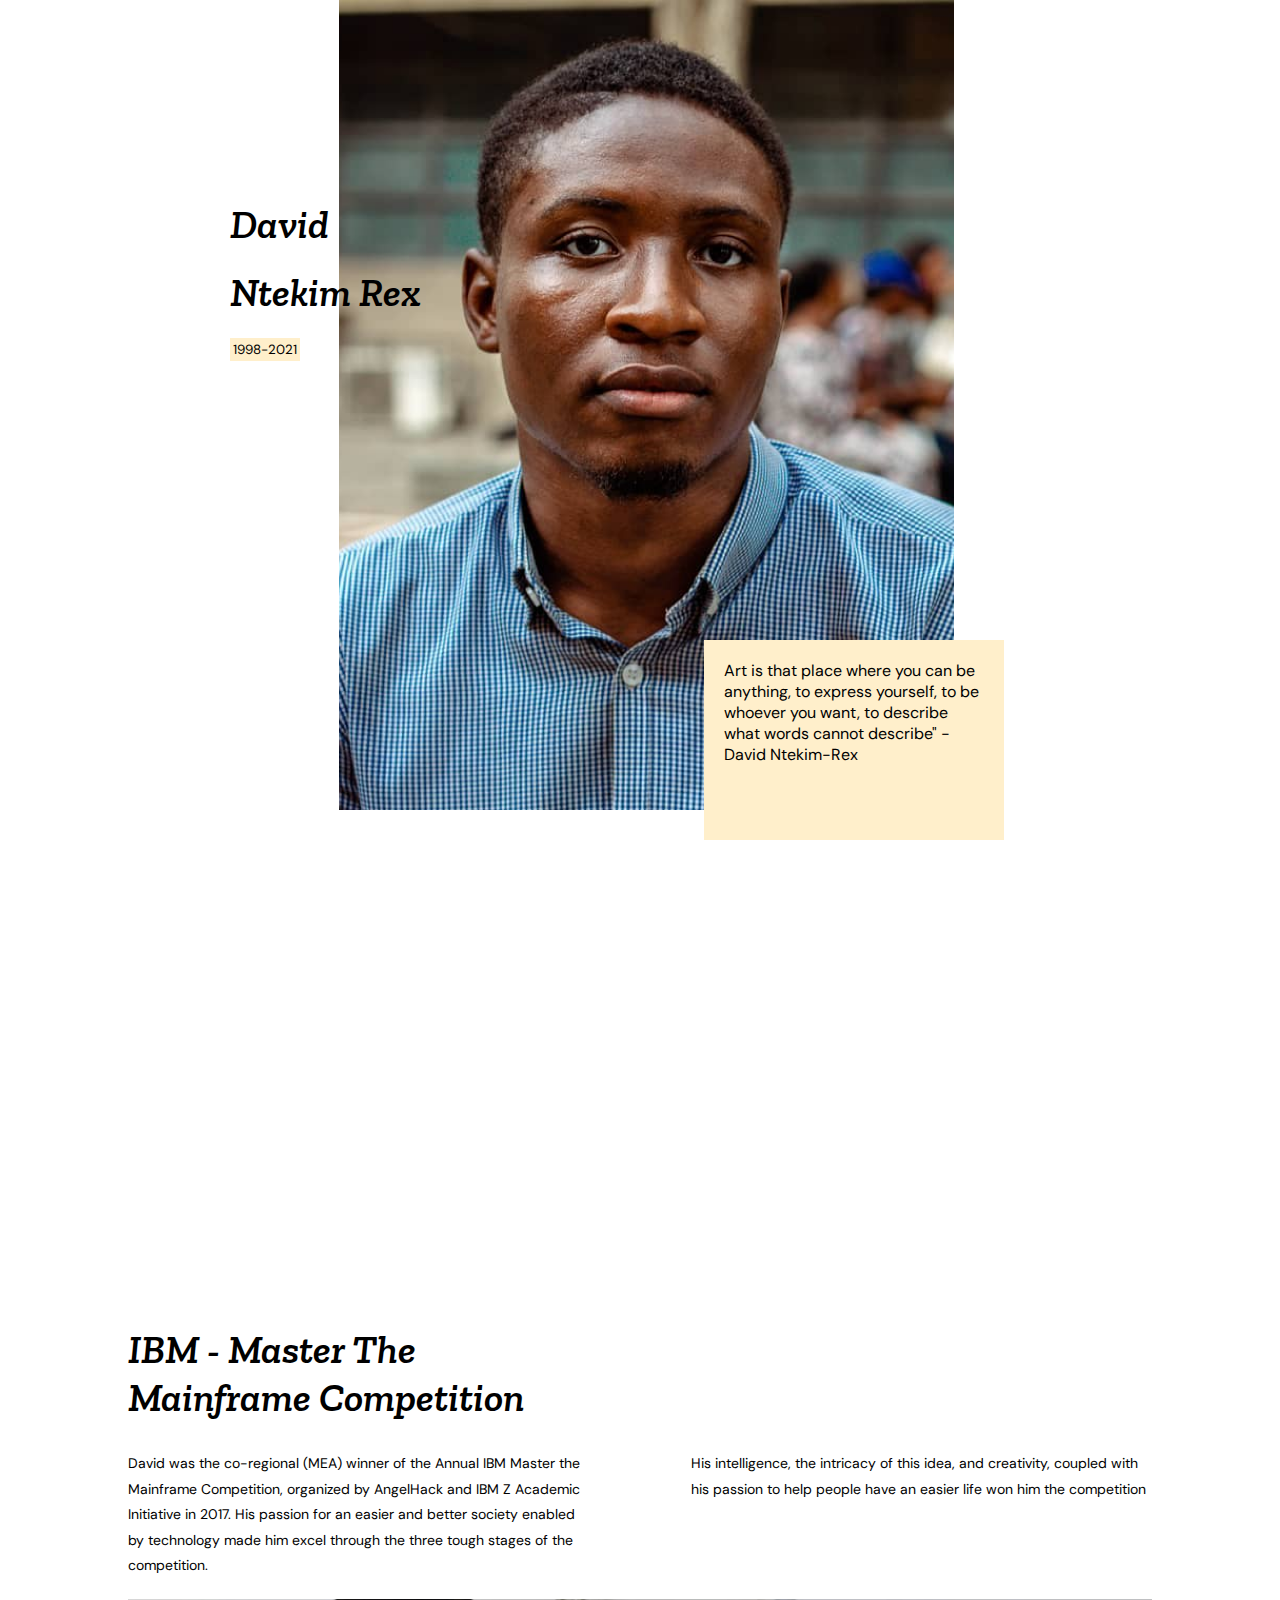
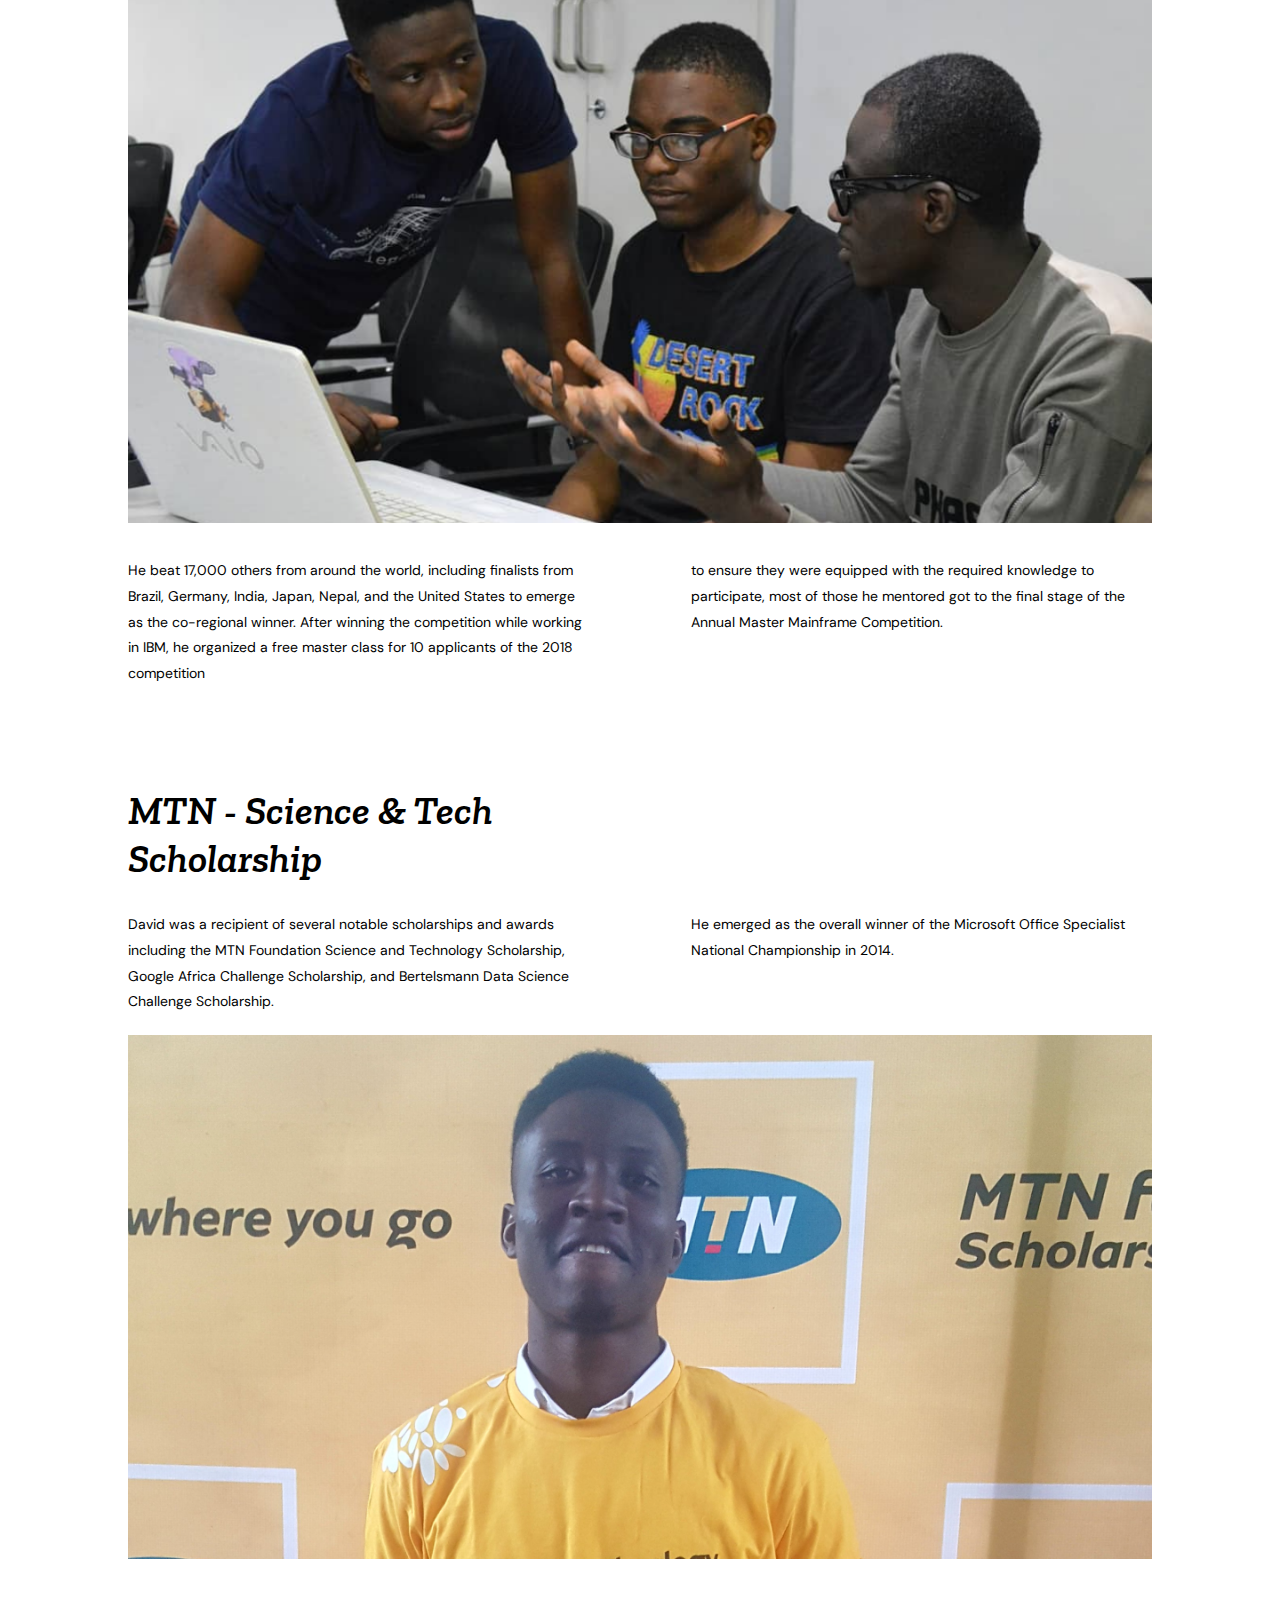
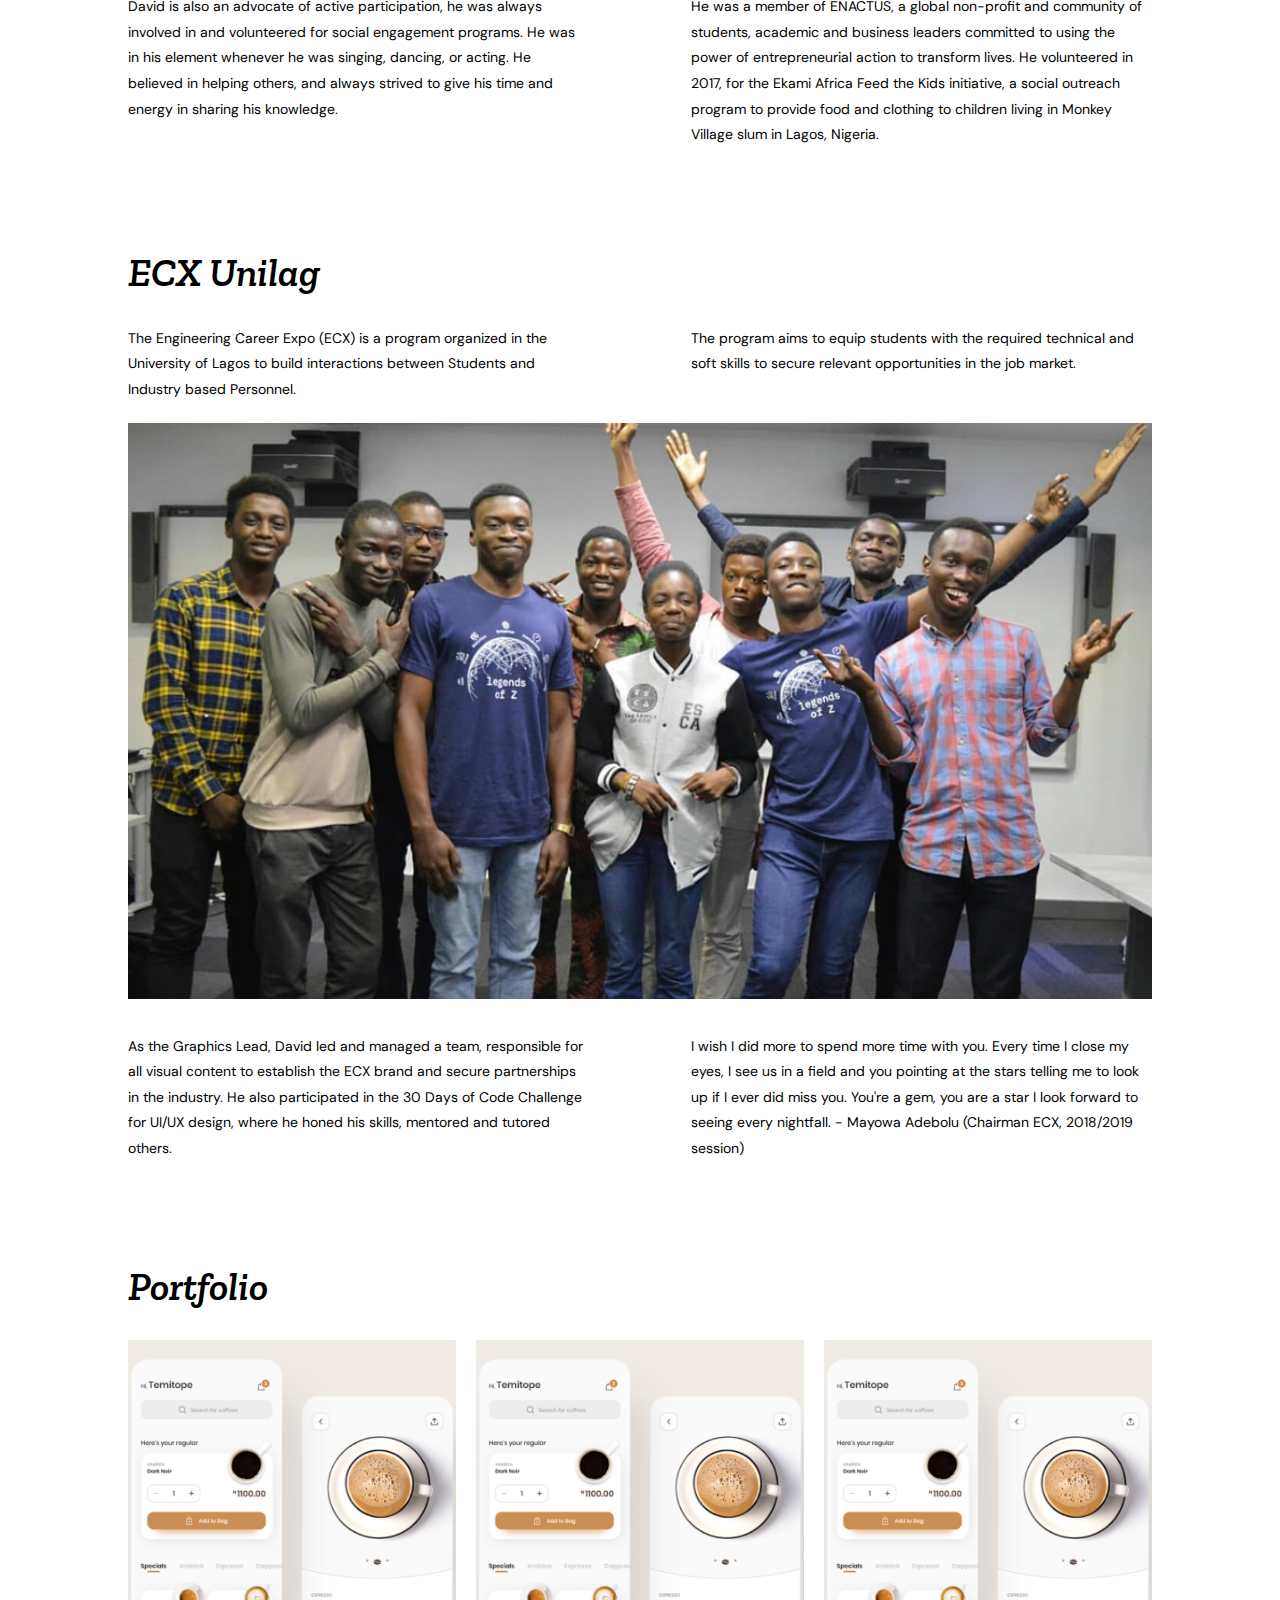
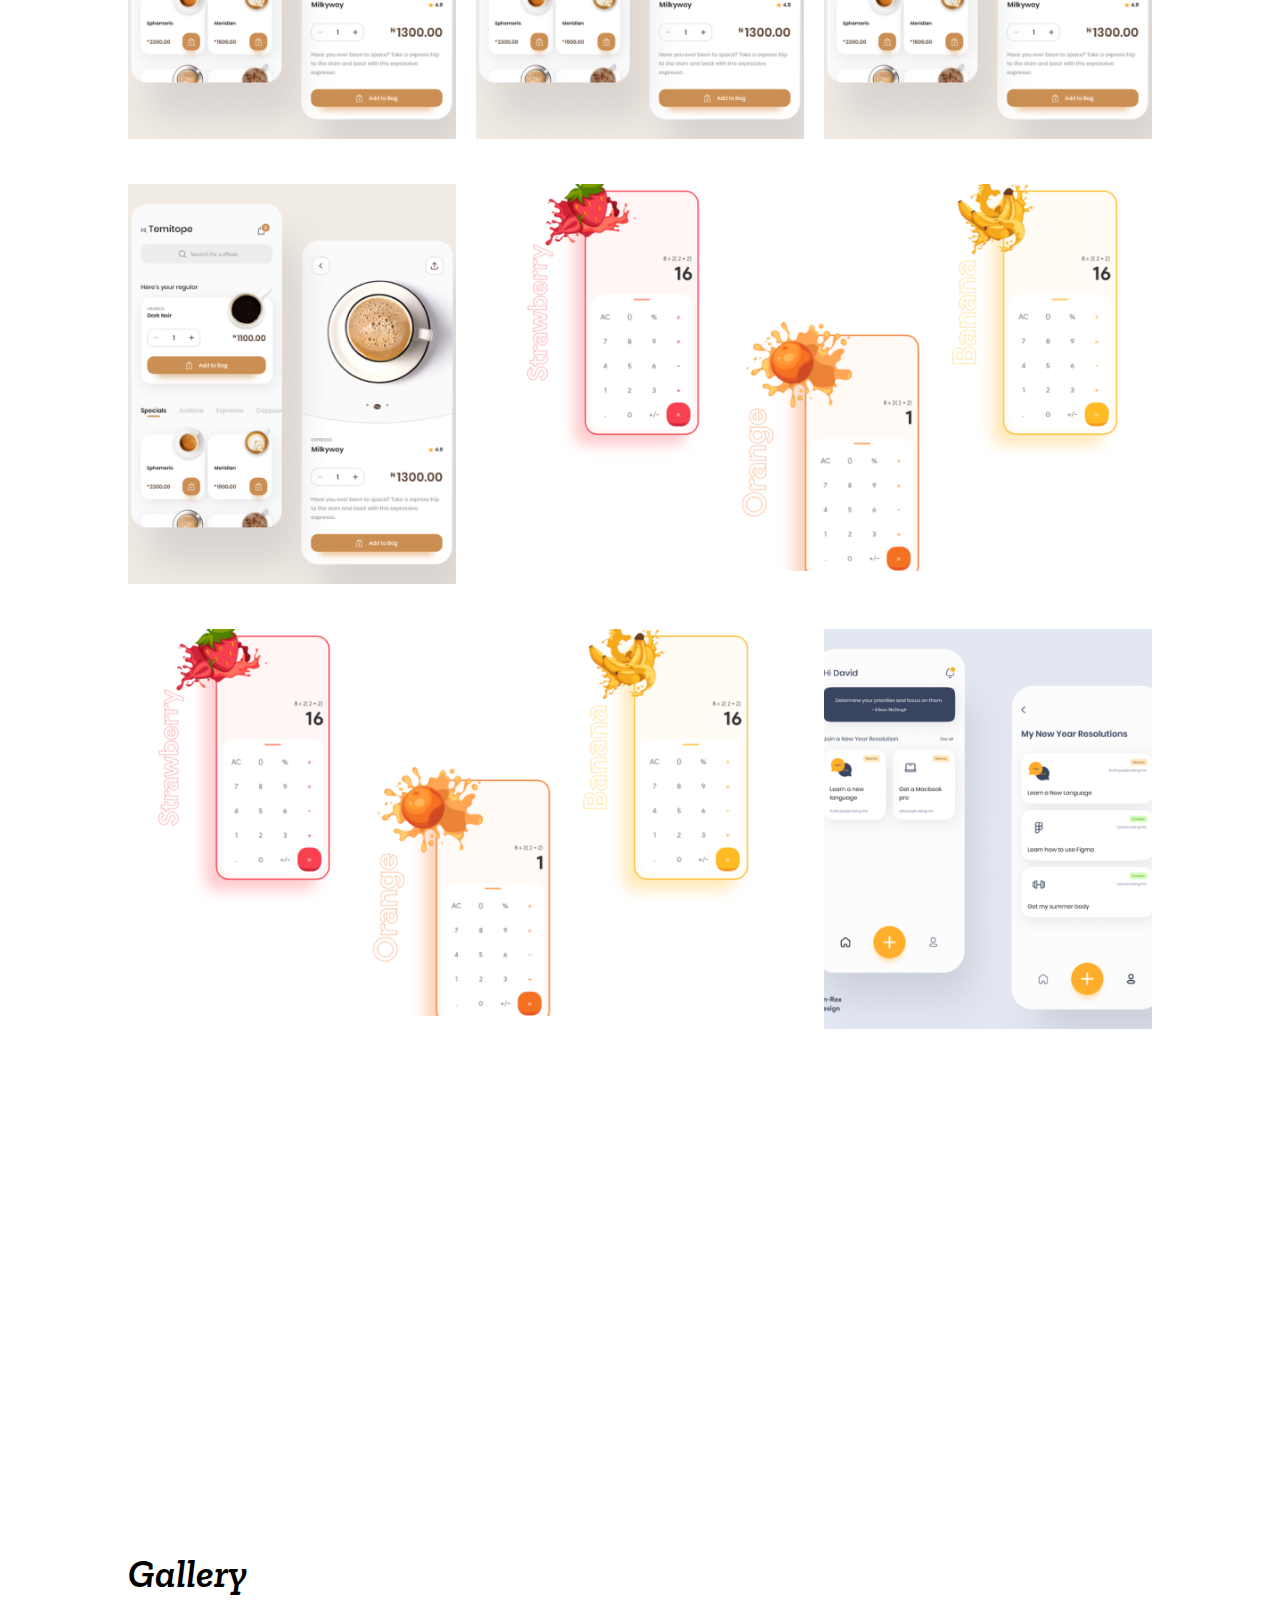
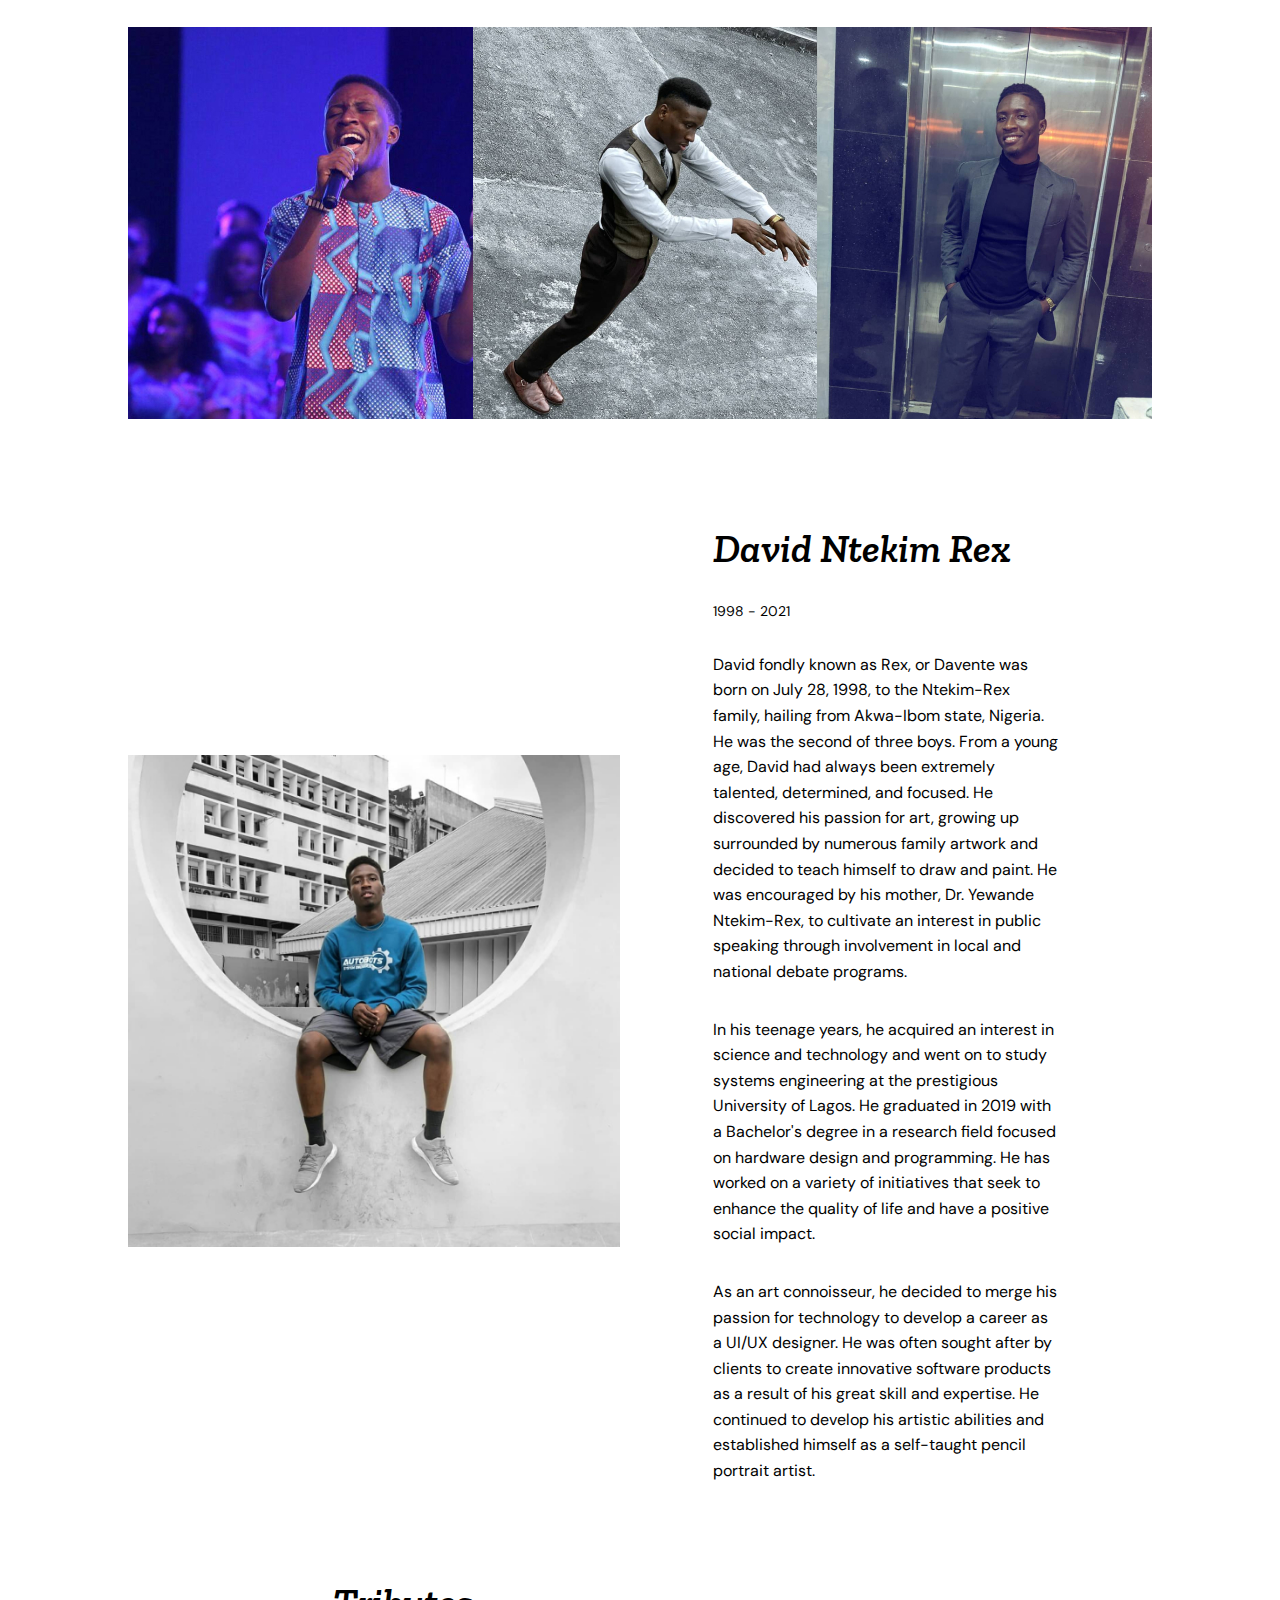
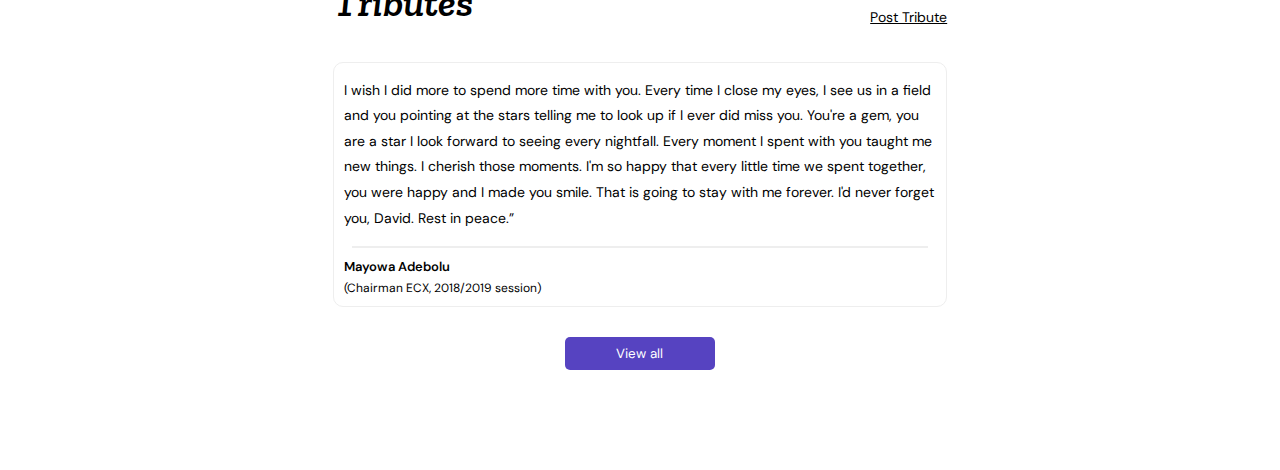
<file: index.html>
<!DOCTYPE html>
<html lang="en">
<head>
    <meta charset="UTF-8">
    <meta name="viewport" content="width=device-width, initial-scale=1.0">
    <meta property="og:title" content="David Ntekim Rex">
    <meta property="og:url" content="https://davidntekimrex.com/">
    <meta property="og:description" content="David Ntekim-Rex was a brother, a great friend, a passionate team player, and an excellent leader">
    <meta property="og:image" content="https://res.cloudinary.com/dpiyqfdpk/image/upload/v1611215813/IMG-20210117-WA0062_1_runtqm.png">
    <link rel="stylesheet" href="https://use.fontawesome.com/releases/v5.14.0/css/all.css" integrity="sha384-HzLeBuhoNPvSl5KYnjx0BT+WB0QEEqLprO+NBkkk5gbc67FTaL7XIGa2w1L0Xbgc" crossorigin="anonymous" />
    <link rel="shortcut icon" href="assets/images/logo.svg" type="image/x-icon" />
    <!-- Link Swiper's CSS -->
    <link rel="stylesheet" href="assets/swiper/swiper-bundle.min.css">
    <link rel="preconnect" href="https://fonts.gstatic.com">
    <link href="https://fonts.googleapis.com/css2?family=DM+Sans&family=Inter&family=Zilla+Slab&display=swap" rel="stylesheet">
    <link rel="stylesheet" href="assets/css/styles.css">
    <title>David Ntekim-Rex</title>
    <!-- Global site tag (gtag.js) - Google Analytics -->
<script async src="https://www.googletagmanager.com/gtag/js?id=G-LN7YJ6WQ5J"></script>
<script>
  window.dataLayer = window.dataLayer || [];
  function gtag(){dataLayer.push(arguments);}
  gtag('js', new Date());

  gtag('config', 'G-LN7YJ6WQ5J');
</script>
</head>
<body>
    <header>
        <div class="headerFlex">
            <div class="nameDiv">
              <p>David</p>
              <p class="sec"> Ntekim Rex</p>
              <button>1998-2021</button>
            </div>
            <div class="picture">

            </div>
            <div class="second">
                <div class="card">
                    <div class="cover">
                        <i class="fas fa-quote-left"></i>
                        <p> Art is that place where you can be anything, to express yourself, to be whoever you want, to describe what words cannot describe" - David Ntekim-Rex </p>
                        <i class="fas fa-quote-right"></i>
                    </div>
                    
                </div>
            </div> 
        </div>
    </header>
    <div class="mobileHeader">
        <div class="headerFlex">
            <div class="nameDiv">
              <p>David</p>
              <p class="sec"> Ntekim Rex</p>
              <button>1998-2021</button>
            </div>
            <div class="second">
                <div class="card">
                    <div class="cover">
                        <i class="fas fa-quote-left"></i>
                        <p>Art is that place where you can be anything, to express yourself, to be whoever you want, to describe what words cannot describe" - David Ntekim-Rex</p>
                        <i class="fas fa-quote-right"></i>
                    </div>
                    
                </div>
            </div> 
        </div>
    </div>

    <section class="singleVideo">
        <iframe  height="315" src="https://www.youtube.com/embed/F0XUitmfGzg" frameborder="0" allow="accelerometer; autoplay; clipboard-write; encrypted-media; gyroscope; picture-in-picture" allowfullscreen></iframe>
    </section>

    <section class="ibm">
          <p class="title">IBM -  Master The <br> Mainframe Competition</p>
          <div class="cover">
              <div class="flex">
                  <div class="paragraph">
                      <p>
                        David was the co-regional (MEA) winner of the Annual IBM Master the Mainframe Competition, organized by AngelHack and IBM Z Academic Initiative in 2017.
                        His passion for an easier and better society enabled by technology made him excel  through the three tough stages of the competition.
                      </p>
                  </div>
                  <div class="paragraph">
                    <p>
                        His intelligence, the intricacy of this idea, and creativity, coupled with his passion to help people have an easier life won him the competition
                    </p>
                </div>
              </div>
          </div>
          <img src="assets/images/IBM_1 1.png" alt="ibm">
          <div class="cover">
            <div class="flex">
                <div class="paragraph">
                    <p>
                        He beat 17,000 others from around the world, including finalists from Brazil, Germany, India, Japan, Nepal, and the United States to emerge as the co-regional winner.
                        After winning the competition while working in IBM, he organized a free master class for 10 applicants of the 2018 competition 
                       
                    </p>
                </div>
                <div class="paragraph">
                  <p>
                      to ensure they were equipped with the required knowledge to participate, most of those he mentored got to the final stage of the Annual Master Mainframe Competition.

                  </p>
              </div>
            </div>
          </div>
    </section>

    <section class="ibm">
          <p class="title">MTN - Science & Tech <br> Scholarship</p>
          <div class="cover">
              <div class="flex">
                  <div class="paragraph">
                      <p>
                        David was a recipient of several notable scholarships and awards including the MTN Foundation Science and Technology Scholarship, Google Africa Challenge Scholarship, and Bertelsmann Data Science Challenge Scholarship.
                      </p>
                  </div>
                  <div class="paragraph">
                    <p>
                        He emerged as the overall winner of the Microsoft Office Specialist National Championship in 2014.
                    </p>
                </div>
              </div>
          </div>
          <img src="assets/images/20180918_135903 1.png" alt="ibm">
          <div class="cover">
            <div class="flex">
                <div class="paragraph">
                    <p>
                       David is also an advocate of active participation, he was always involved in and volunteered for social engagement programs. He was in his element whenever he was singing, dancing, or acting. He believed in helping others, and always strived to give his time and energy in sharing his knowledge.
                    </p>
                </div>
                <div class="paragraph">
                  <p>
                    He was a member of ENACTUS, a global non-profit and community of students, academic and business leaders committed to using the power of entrepreneurial action to transform lives. He volunteered in 2017, for the Ekami Africa Feed the Kids initiative, a social outreach program to provide food and clothing to children living in Monkey Village slum in Lagos, Nigeria.

                  </p>
              </div>
            </div>
          </div>
    </section>

    <section class="ecx">

        <p class="title">ECX Unilag</p>
          <div class="cover">
              <div class="flex">
                  <div class="paragraph">
                      <p>
                        The Engineering Career Expo (ECX) is a program organized in the University of Lagos to build interactions between Students and Industry based Personnel.
                      </p>
                  </div>
                  <div class="paragraph">
                    <p>
                        The program aims to equip students with the required technical and soft skills to secure relevant opportunities in the job market.
                    </p>
                </div>
              </div>
          </div>
          <img src="assets/images/IBM_2 1.png" alt="ecx">
          <div class="cover">
            <div class="flex">
                <div class="paragraph">
                    <p>
                        As the Graphics Lead, David led and managed a team, responsible for all visual content to establish the ECX brand and secure partnerships in the industry. He also participated in the 30 Days of Code Challenge for UI/UX design, where he honed his skills, mentored and tutored others.
                    </p>
                </div>
                <div class="paragraph">
                  <p>
                    I wish I did more to spend more time with you. Every time I close my eyes, I see us in a field and you pointing at the stars telling me to look up if I ever did miss you. You're a gem, you are a star I look forward to seeing every nightfall.
                     - Mayowa Adebolu (Chairman ECX, 2018/2019 session)

                  </p>
              </div>
            </div>
          </div>

    </section>

    <section class="portfolio">
        <p class="title">Portfolio</p>
        <div class="flexDiv">
            <div class="flex one">
                <a href=""><img src="assets/images/image 1.png" alt="portfolio"></a>
                <a href=""> <img src="assets/images/image 1.png" alt="portfolio"></a>
                <a href=""> <img src="assets/images/image 1.png" alt="portfolio"></a>
               
            </div>
            <div class="flex two">
                <a href="" class="first"><img class="first" src="assets/images/image 1.png" alt="portfolio"></a>
                <a href="" class="second"><img class="second" src="assets/images/image 4.png" alt="portfolio"></a>
                
            </div>
            <div class="flex three">
                <a href="" class="second"><img class="second" src="assets/images/image 4.png" alt="potfolio"></a>
                <a href="" class="first"> <img class="first" src="assets/images/image 5.png" alt="portfolio"></a>
               
            </div>
        </div>
        <div class="mobilePortfolio">
            <div class="swiper-container2 swiper-container">
                <div class="swiper-wrapper">
                    <div class="swiper-slide">
                        <a href=""> <img src="assets/images/image 1.png" alt="portfolio"></a>
                    </div>
                    <div class="swiper-slide">
                        <a href=""> <img src="assets/images/image 1.png" alt="portfolio"></a>
                    </div>
                    <div class="swiper-slide">
                        <a href=""> <img src="assets/images/image 1.png" alt="portfolio"></a>
                    </div>
                    <div class="swiper-slide">
                        <a href=""> <img src="assets/images/image 1.png" alt="portfolio"></a>
                    </div>
                    
                   
    
                </div>
               
            </div>

        </div>

    </section>

    <!-- <section class="mob">
        <p class="title">Portfolio</p>
        
    </section> -->
   
    <section class="videos">
        <iframe  height="315" src="https://www.youtube.com/embed/z4x3YH73Xlk" frameborder="0" allow="accelerometer; autoplay; clipboard-write; encrypted-media; gyroscope; picture-in-picture" allowfullscreen></iframe>
        <iframe height="315" src="https://www.youtube.com/embed/PE0tRYNCHj0" frameborder="0" allow="accelerometer; autoplay; clipboard-write; encrypted-media; gyroscope; picture-in-picture" allowfullscreen></iframe>
    </section>
    <section class="gallery">
        <p class="title">Gallery</p>
        <div class="swiper-container desk">
            <div class="swiper-wrapper">
                <div class="swiper-slide">
                    <img src="./assets/images/david-on-the-microphone.jpg" alt="David singing" />
                </div>
                <div class="swiper-slide">
                    <img src="./assets/images/david-freestyling.jpg" alt="David freestyling" />
                </div>
                <div class="swiper-slide">
                    <img src="./assets/images/david-smiling.jpg" alt="David smiling wide" />
                </div>
                <div class="swiper-slide">
                    <img src="./assets/images/david-on-the-microphone.jpg" alt="David singing" />
                </div>
                <div class="swiper-slide">
                    <img src="./assets/images/david-freestyling.jpg" alt="David freestyling" />
                </div>
                <div class="swiper-slide">
                    <img src="./assets/images/david-smiling.jpg" alt="David smiling wide" />
                </div>
            </div>
        </div>
        <div class="mobileGallery">
            <div class="swiper-container3 swiper-container">
                <div class="swiper-wrapper">
                    <div class="swiper-slide">
                        <img src="./assets/images/david-on-the-microphone.jpg" alt="David singing" />
                    </div>
                    <div class="swiper-slide">
                        <img src="./assets/images/david-freestyling.jpg" alt="David freestyling" />
                    </div>
                    <div class="swiper-slide">
                        <img src="./assets/images/david-smiling.jpg" alt="David smiling wide" />
                    </div>
                    <div class="swiper-slide">
                        <img src="./assets/images/david-on-the-microphone.jpg" alt="David singing" />
                    </div>
                    <div class="swiper-slide">
                        <img src="./assets/images/david-freestyling.jpg" alt="David freestyling" />
                    </div>
                    <div class="swiper-slide">
                        <img src="./assets/images/david-smiling.jpg" alt="David smiling wide" />
                    </div>
                </div>
            </div>
        </div>
    </section>
    <section class="biography">
        <div class="picture w-1/2">
            <img src="./assets/images/david_in_systems_sweatshirt.jpg" alt="David in Systems Sweatshirt" />
        </div>
        <div class="description w-1/2">
            <div class="container">
                <p class="title">David Ntekim Rex</p>
                <p class="date">1998 - 2021</p>
                <div class="bio">
                    <p>
                        David fondly known as Rex, or Davente was born on July 28, 1998, to the Ntekim-Rex family, hailing from Akwa-Ibom state, Nigeria. He was the second of three boys. From a young age, David had always been extremely talented, determined, and focused. He discovered his passion for art, growing up surrounded by numerous family artwork and decided to teach himself to draw and paint. He was encouraged by his mother, Dr. Yewande Ntekim-Rex, to cultivate an interest in public speaking through involvement in local and national debate programs.
                    </p>
                    <p>
                        In his teenage years, he acquired an interest in science and technology and went on to study systems engineering at the prestigious University of Lagos. He graduated in 2019 with a Bachelor's degree in a research field focused on hardware design and programming. He has worked on a variety of initiatives that seek to enhance the quality of life and have a positive social impact.
                    </p>
                    <p>
                        As an art connoisseur, he decided to merge his passion for technology to develop a career as a UI/UX designer. He was often sought after by clients to create innovative software products as a result of his great skill and expertise. He continued to develop his artistic abilities and established himself as a self-taught pencil portrait artist.
                    </p>
                </div>
            </div>
        </div>
    </section>
    <section class="tributes">
        <div class="cover">
            
            <div class="addTribute">
                <p class="title">Tributes</p>
                <div class="add" id="myBtn" ><p>Post Tribute</p></div>
                
            </div>

           <div class="flexDiv flexDivtwo">
               <div class="eachTribute">
                   <div class="message">
                      <p>I wish I did more to spend more time with you. Every time I close my eyes, I see us in a field and you pointing at the stars telling me to look up if I ever did miss you. You're a gem, you are a star I look forward to seeing every nightfall. Every moment I spent with you taught me new things. I cherish those moments. I'm so happy that every little time we spent together, you were happy and I made you smile. That is going to stay with me forever. I'd never forget you, David.
                        Rest in peace.”
                        </p>
                   </div>
                   <div class="line"></div>
                   <div class="name">
                       
                       <div class="namedate">
                        <p class="namer">Mayowa Adebolu </p>
                        <p class="date">(Chairman ECX, 2018/2019 session)</p>

                       </div>
                       
                   </div>
               </div>
               
             
           </div>

           <a href="tributes.html"><button class="allview">View all</button></a>
        </div>
           
    </section>
    <div id="myModal" class="modal">
        <div class="modal-content">
            <span class="close">&times;</span>
            <form action="">
                <div class="group">
                    <div class="inputDiv">
                        <label for="firstName">Name</label>
                        <input type="text" required placeholder="John" name="firstName" id="firstName">
                    </div>
                   
                </div>


               

                <div class="groupTextArea">
                    <label for="message">message</label>
                    <textarea name="message" id="message" placeholder="Write your message"></textarea>
                </div>

                <button type="submit" class="tri">Send</button>


            </form>
        </div>
    </div>

    <!-- Swiper JS -->
    <script src="./assets/swiper/swiper-bundle.min.js"></script>

    <script>
        // Get the modal
        var modal = document.getElementById("myModal");

        // Get the button that opens the modal
        var btn = document.getElementById("myBtn");

        // Get the <span> element that closes the modal
        var span = document.getElementsByClassName("close")[0];

        // When the user clicks the button, open the modal 
        btn.onclick = function() {
            modal.style.display = "block";
        }


        // When the user clicks on <span> (x), close the modal
        span.onclick = function() {
            modal.style.display = "none";
        }

        // When the user clicks anywhere outside of the modal, close it
        window.onclick = function(event) {
            if (event.target == modal) {
                modal.style.display = "none";
            }
        }
    </script>
    <script src="assets/scripts/hometribute.js"></script>
    <script src="assets/scripts/addtribute.js"></script>
    <!-- Initialize Swiper -->
    <script>
        const {width, height} = window.screen;
        console.log(width);
        let slidesPerView = 3;

        var swiper = new Swiper('.swiper-container', {
            slidesPerView: 3,
            spaceBetween: 10,
            loop:true,
            pagination: {
                el: '.swiper-pagination',
                clickable: true,
            },
        });
        var swiper2 = new Swiper('.swiper-container2', {
            slidesPerView: 1,
        
            spaceBetween: 10,
            loop: true,
            pagination: {
                el: '.swiper-pagination',
                clickable: true,
            },
        });
        var swiper3 = new Swiper('.swiper-container3', {
            slidesPerView: 1,
        
            spaceBetween: 10,
            loop: true,
            pagination: {
                el: '.swiper-pagination',
                clickable: true,
            },
        });
     
    </script>
</body>
</html>
</file>
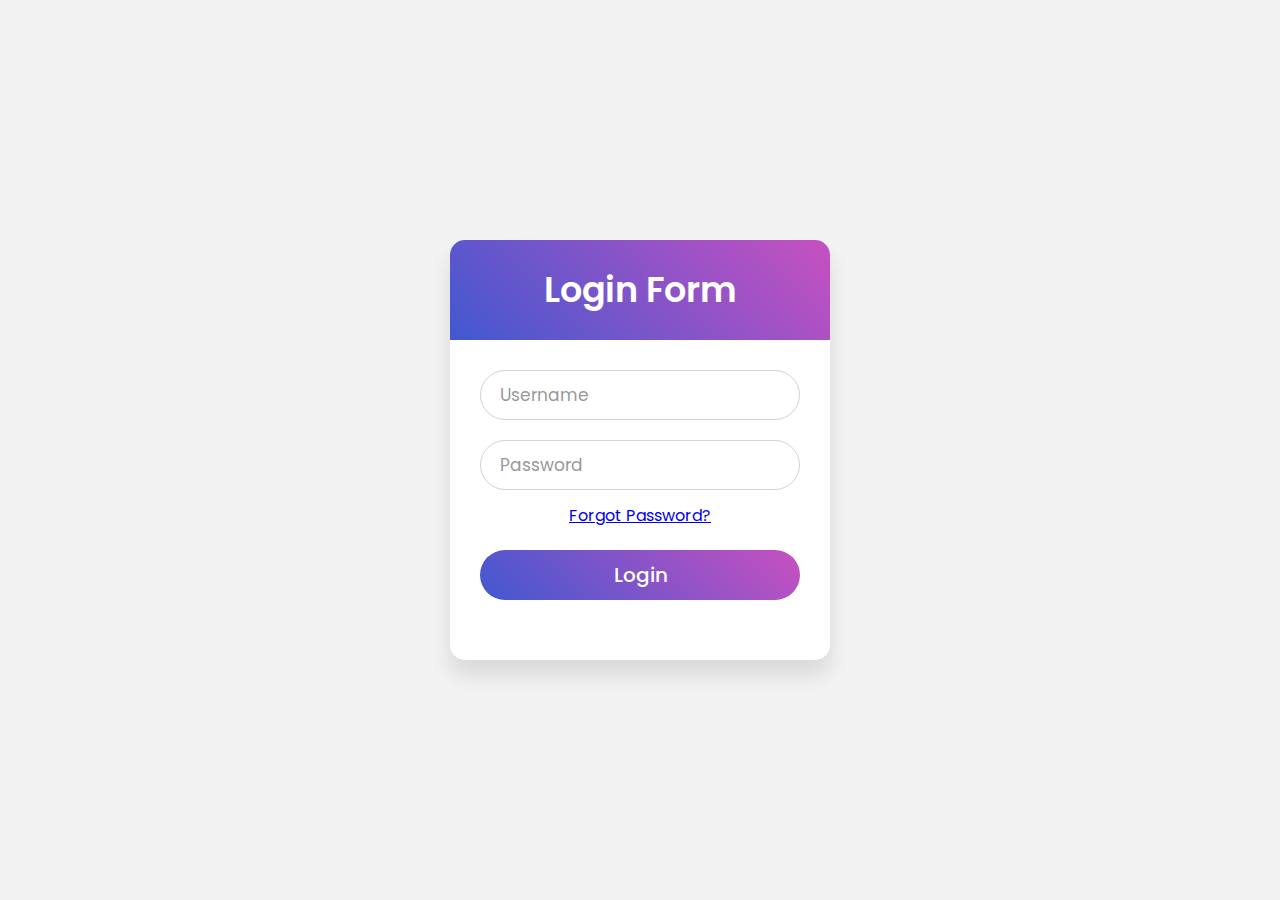
<file: dashboard/index.html>
<!DOCTYPE html>
<!-- Created By CodingNepal -->
<html lang="en" dir="ltr">
  <head>
    <meta charset="UTF-8">
    <meta property="og:title" content="David Ntekim Rex">
    <meta property="og:url" content="https://davidntekimrex.com/">
    <meta property="og:description" content="David Ntekim-Rex was a brother, a great friend, a passionate team player, and an excellent leader">
    <meta property="og:image" content="https://res.cloudinary.com/dpiyqfdpk/image/upload/v1611215813/IMG-20210117-WA0062_1_runtqm.png">
    <meta name="viewport" content="width=device-width, initial-scale=1.0">
    <link rel="stylesheet" href="https://use.fontawesome.com/releases/v5.14.0/css/all.css" integrity="sha384-HzLeBuhoNPvSl5KYnjx0BT+WB0QEEqLprO+NBkkk5gbc67FTaL7XIGa2w1L0Xbgc" crossorigin="anonymous">
    <link href="https://fonts.googleapis.com/css2?family=Open+Sans&family=Playfair+Display&display=swap" rel="stylesheet">
    <link href="https://fonts.googleapis.com/css2?family=Montserrat&display=swap" rel="stylesheet">
    <link rel="shortcut icon" href="../assets/images/logo.svg" type="image/x-icon">
    <title>David Ntekim-Rex Admin</title>
    <link rel="stylesheet" href="../assets/css/login.css" />
    <!-- Global site tag (gtag.js) - Google Analytics -->
<script async src="https://www.googletagmanager.com/gtag/js?id=G-LN7YJ6WQ5J"></script>
<script>
  window.dataLayer = window.dataLayer || [];
  function gtag(){dataLayer.push(arguments);}
  gtag('js', new Date());

  gtag('config', 'G-LN7YJ6WQ5J');
</script>
  </head>
  <body>
    <div class="wrapper">
      <div class="title">Login Form</div>
      <form action="#">
        <div class="field">
          <input id="email" type="text" required />
          <label>Username</label>
        </div>
        <div class="field">
          <input id="pwd" type="password" required />
          <label>Password</label>
        </div>
        <div class="content">
          <p><a href="forgetpassword.html">Forgot Password?</a></p>
        </div>
        <p class="success"></p>
        <div class="field">
          <input type="submit" id="subit" value="Login" />
        </div>
     
      </form>
    </div>

    <script src="../assets/scripts/auth.js"></script>
    
  </body>
</html>
</file>
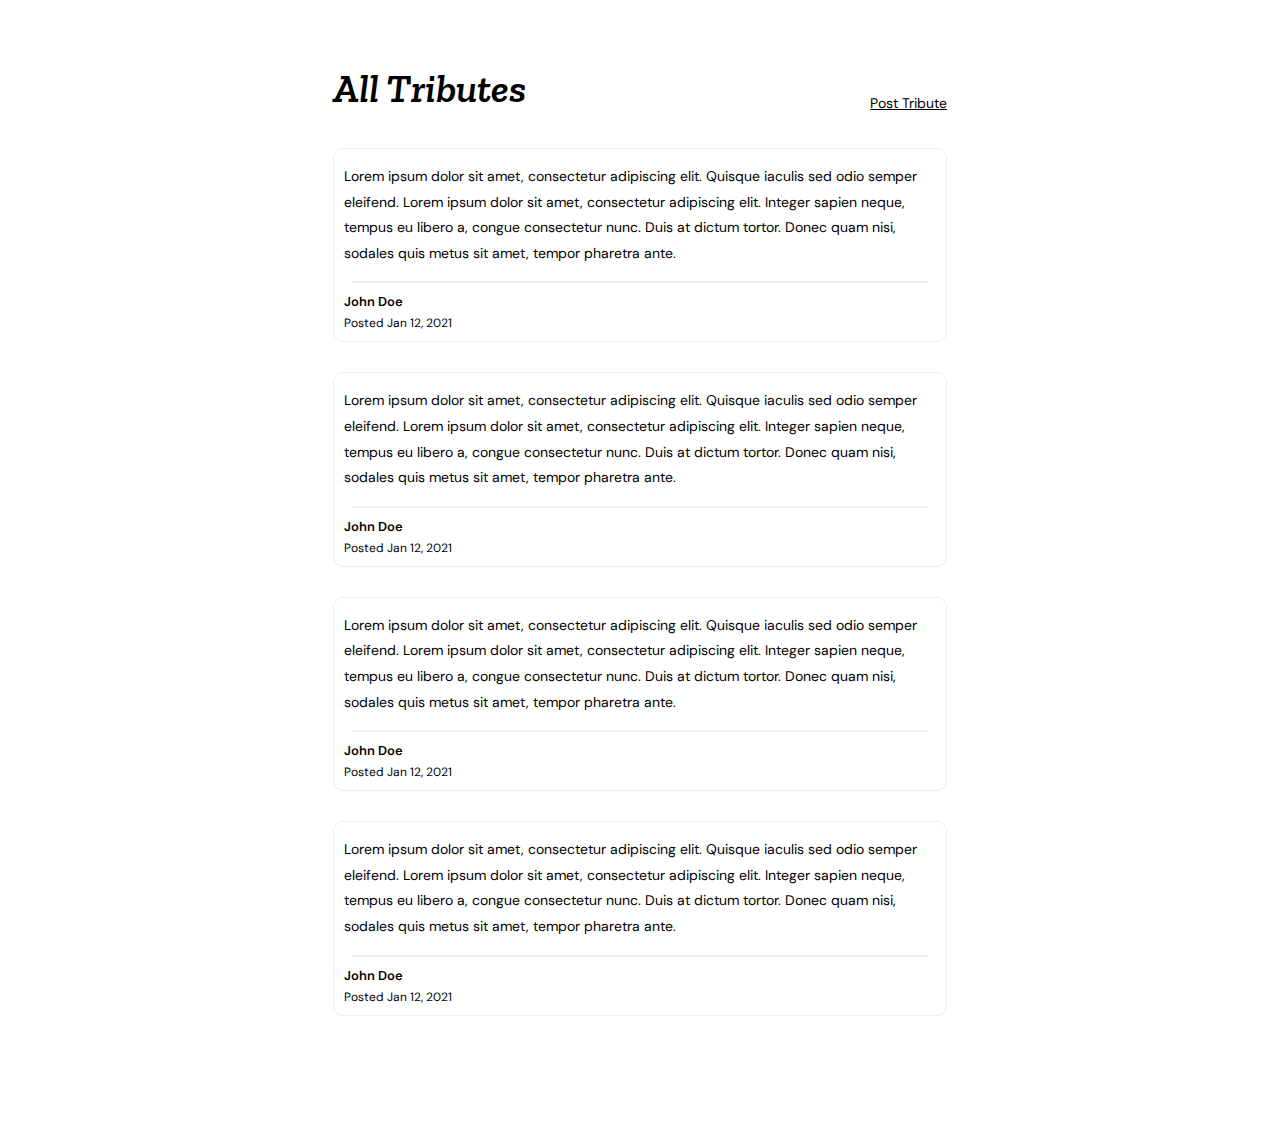
<file: alltributes.html>
<!DOCTYPE html>
<html lang="en">
<head>
    <meta charset="UTF-8">
    <meta name="viewport" content="width=device-width, initial-scale=1.0">
    <meta property="og:title" content="David Rex">
    <meta property="og:url" content="http://undecided">
    <meta property="og:description" content="This is a tribute to David">
    <meta property="og:image" content="assets/images/logo.svg">
    <link rel="stylesheet" href="https://use.fontawesome.com/releases/v5.14.0/css/all.css" integrity="sha384-HzLeBuhoNPvSl5KYnjx0BT+WB0QEEqLprO+NBkkk5gbc67FTaL7XIGa2w1L0Xbgc" crossorigin="anonymous" />
    <link rel="shortcut icon" href="assets/images/logo.svg" type="image/x-icon" />

    <!-- Link Swiper's CSS -->
    <link rel="stylesheet" href="assets/swiper/swiper-bundle.min.css">
    <link rel="preconnect" href="https://fonts.gstatic.com">
    <link href="https://fonts.googleapis.com/css2?family=DM+Sans&family=Inter&family=Zilla+Slab&display=swap" rel="stylesheet">
    <link rel="stylesheet" href="assets/css/styles.css">
    <title>David Rex</title>
</head>
<body>
 
    <section class="tributes">
        <div class="cover">
            
            <div class="addTribute">
                <p class="title">All Tributes</p>
                <div class="add" id="myBtn" ><p>Post Tribute</p></div>
                
            </div>

           <div class="flexDiv">
               <div class="eachTribute">
                   <div class="message">
                      <p>Lorem ipsum dolor sit amet, consectetur adipiscing elit. Quisque iaculis sed odio semper eleifend. Lorem ipsum dolor sit amet, consectetur adipiscing elit. Integer sapien neque, tempus eu libero a, congue consectetur nunc. Duis at dictum tortor. Donec quam nisi, sodales quis metus sit amet, tempor pharetra ante.</p>
                   </div>
                   <div class="line"></div>
                   <div class="name">
                       
                       <div class="namedate">
                        <p class="namer">John Doe</p>
                        <p class="date">Posted Jan 12, 2021</p>

                       </div>
                       
                   </div>
               </div>
               <div class="eachTribute">
                <div class="message">
                   <p>Lorem ipsum dolor sit amet, consectetur adipiscing elit. Quisque iaculis sed odio semper eleifend. Lorem ipsum dolor sit amet, consectetur adipiscing elit. Integer sapien neque, tempus eu libero a, congue consectetur nunc. Duis at dictum tortor. Donec quam nisi, sodales quis metus sit amet, tempor pharetra ante.</p>
                </div>
                <div class="line"></div>
                <div class="name">
                    <!-- <img src="assets/images/personal.jpg" alt=""> -->
                    <div class="namedate">
                     <p class="namer">John Doe</p>
                     <p class="date">Posted Jan 12, 2021</p>

                    </div>
                    
                </div>
            </div>
            <div class="eachTribute">
                <div class="message">
                   <p>Lorem ipsum dolor sit amet, consectetur adipiscing elit. Quisque iaculis sed odio semper eleifend. Lorem ipsum dolor sit amet, consectetur adipiscing elit. Integer sapien neque, tempus eu libero a, congue consectetur nunc. Duis at dictum tortor. Donec quam nisi, sodales quis metus sit amet, tempor pharetra ante.</p>
                </div>
                <div class="line"></div>
                <div class="name">
                    <!-- <img src="assets/images/personal.jpg" alt=""> -->
                    <div class="namedate">
                     <p class="namer">John Doe</p>
                     <p class="date">Posted Jan 12, 2021</p>

                    </div>
                    
                </div>
            </div>
               <div class="eachTribute">
                   <div class="message">
                      <p>Lorem ipsum dolor sit amet, consectetur adipiscing elit. Quisque iaculis sed odio semper eleifend. Lorem ipsum dolor sit amet, consectetur adipiscing elit. Integer sapien neque, tempus eu libero a, congue consectetur nunc. Duis at dictum tortor. Donec quam nisi, sodales quis metus sit amet, tempor pharetra ante.</p>
                   </div>
                   <div class="line"></div>
                   <div class="name">
                       <!-- <img src="assets/images/personal.jpg" alt=""> -->
                       <div class="namedate">
                        <p class="namer">John Doe</p>
                        <p class="date">Posted Jan 12, 2021</p>

                       </div>
                       
                   </div>
               </div>
             
           </div>
        </div>
           
    </section>
    <div id="myModal" class="modal">
        <div class="modal-content">
            <span class="close">&times;</span>
            <form action="">
                <div class="group">
                    <div class="inputDiv">
                        <label for="firstName">First Name</label>
                        <input type="text" required placeholder="John" name="firstName" id="firstName">
                    </div>
                    <div class="inputDiv">
                        <label for="lastName">Last Name</label>
                        <input type="text" required placeholder="doe" name="lastName" id="lastName">
                    </div>
                </div>


               

                <div class="groupTextArea">
                    <label for="message">message</label>
                    <textarea name="message" id="message" placeholder="Write your message"></textarea>
                </div>

                <button type="submit">Send</button>


            </form>
        </div>
    </div>

    <!-- Swiper JS -->
    <script src="./assets/swiper/swiper-bundle.min.js"></script>

    <script>
        // Get the modal
        var modal = document.getElementById("myModal");

        // Get the button that opens the modal
        var btn = document.getElementById("myBtn");

        // Get the <span> element that closes the modal
        var span = document.getElementsByClassName("close")[0];

        // When the user clicks the button, open the modal 
        btn.onclick = function() {
            modal.style.display = "block";
        }


        // When the user clicks on <span> (x), close the modal
        span.onclick = function() {
            modal.style.display = "none";
        }

        // When the user clicks anywhere outside of the modal, close it
        window.onclick = function(event) {
            if (event.target == modal) {
                modal.style.display = "none";
            }
        }
    </script>
    
    <!-- Initialize Swiper -->
    <script>
        const {width, height} = window.screen;
        console.log(width);
        let slidesPerView = 3;

        var swiper = new Swiper('.swiper-container', {
            slidesPerView: 3,
            spaceBetween: 10,
            loop:true,
            pagination: {
                el: '.swiper-pagination',
                clickable: true,
            },
        });
        var swiper2 = new Swiper('.swiper-container2', {
            slidesPerView: 1,
        
            spaceBetween: 10,
            loop: true,
            pagination: {
                el: '.swiper-pagination',
                clickable: true,
            },
        });
        var swiper3 = new Swiper('.swiper-container3', {
            slidesPerView: 1,
        
            spaceBetween: 10,
            loop: true,
            pagination: {
                el: '.swiper-pagination',
                clickable: true,
            },
        });
     
    </script>
</body>
</html>
</file>
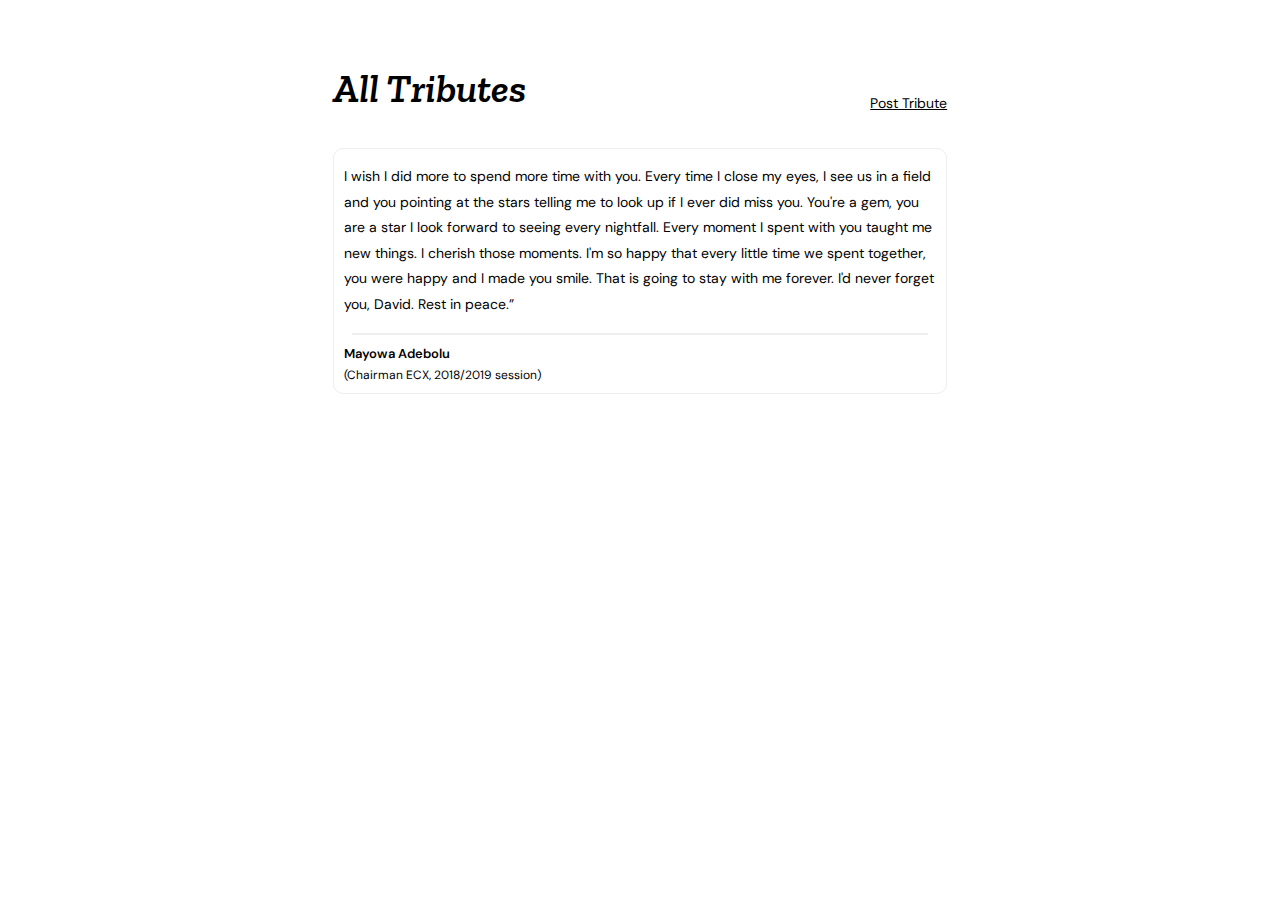
<file: tributes.html>
<!DOCTYPE html>
<html lang="en">
<head>
    <meta charset="UTF-8">
    <meta name="viewport" content="width=device-width, initial-scale=1.0">
    <meta property="og:title" content="David Ntekim Rex">
    <meta property="og:url" content="https://davidntekimrex.com/">
    <meta property="og:description" content="David Ntekim-Rex was a brother, a great friend, a passionate team player, and an excellent leader">
    <meta property="og:image" content="https://res.cloudinary.com/dpiyqfdpk/image/upload/v1611215813/IMG-20210117-WA0062_1_runtqm.png">
    <link rel="stylesheet" href="https://use.fontawesome.com/releases/v5.14.0/css/all.css" integrity="sha384-HzLeBuhoNPvSl5KYnjx0BT+WB0QEEqLprO+NBkkk5gbc67FTaL7XIGa2w1L0Xbgc" crossorigin="anonymous" />
    <link rel="shortcut icon" href="assets/images/logo.svg" type="image/x-icon" />

    <!-- Link Swiper's CSS -->
    <link rel="stylesheet" href="assets/swiper/swiper-bundle.min.css">
    <link rel="preconnect" href="https://fonts.gstatic.com">
    <link href="https://fonts.googleapis.com/css2?family=DM+Sans&family=Inter&family=Zilla+Slab&display=swap" rel="stylesheet">
    <link rel="stylesheet" href="assets/css/styles.css">
    <title>David Ntekim-Rex</title>
    <!-- Global site tag (gtag.js) - Google Analytics -->
<script async src="https://www.googletagmanager.com/gtag/js?id=G-LN7YJ6WQ5J"></script>
<script>
  window.dataLayer = window.dataLayer || [];
  function gtag(){dataLayer.push(arguments);}
  gtag('js', new Date());

  gtag('config', 'G-LN7YJ6WQ5J');
</script>
</head>
<body>
 
    <section class="tributes">
        <div class="cover">
            
            <div class="addTribute">
                <p class="title">All Tributes</p>
                <div class="add" id="myBtn" ><p>Post Tribute</p></div>
                
            </div>

           <div class="flexDiv">
                <div class="eachTribute">
                    <div class="message">
                    <p>I wish I did more to spend more time with you. Every time I close my eyes, I see us in a field and you pointing at the stars telling me to look up if I ever did miss you. You're a gem, you are a star I look forward to seeing every nightfall. Every moment I spent with you taught me new things. I cherish those moments. I'm so happy that every little time we spent together, you were happy and I made you smile. That is going to stay with me forever. I'd never forget you, David.
                        Rest in peace.”
                        </p>
                    </div>
                    <div class="line"></div>
                    <div class="name">
                        
                        <div class="namedate">
                        <p class="namer">Mayowa Adebolu </p>
                        <p class="date">(Chairman ECX, 2018/2019 session)</p>

                        </div>
                        
                    </div>
                </div>
               
            
               
             
           </div>
        </div>
           
    </section>
    <div id="myModal" class="modal">
        <div class="modal-content">
            <span class="close">&times;</span>
            <form action="">
                <div class="group">
                    <div class="inputDiv">
                        <label for="firstName">Name</label>
                        <input type="text" required placeholder="John" name="firstName" id="firstName">
                    </div>
                    
                </div>


               

                <div class="groupTextArea">
                    <label for="message">message</label>
                    <textarea name="message" id="message" placeholder="Write your message"></textarea>
                </div>
                <p class="suc" style="color: green; text-align: center; margin: 10px 0;"></p>
                <button type="submit" class="tri">Send</button>


            </form>
        </div>
    </div>

    <!-- Swiper JS -->
    <script src="./assets/swiper/swiper-bundle.min.js"></script>

    <script>
        // Get the modal
        var modal = document.getElementById("myModal");

        // Get the button that opens the modal
        var btn = document.getElementById("myBtn");

        // Get the <span> element that closes the modal
        var span = document.getElementsByClassName("close")[0];

        // When the user clicks the button, open the modal 
        btn.onclick = function() {
            modal.style.display = "block";
        }


        // When the user clicks on <span> (x), close the modal
        span.onclick = function() {
            modal.style.display = "none";
        }

        // When the user clicks anywhere outside of the modal, close it
        window.onclick = function(event) {
            if (event.target == modal) {
                modal.style.display = "none";
            }
        }
    </script>
    
    <!-- Initialize Swiper -->
    <script>
        const {width, height} = window.screen;
        console.log(width);
        let slidesPerView = 3;

        var swiper = new Swiper('.swiper-container', {
            slidesPerView: 3,
            spaceBetween: 10,
            loop:true,
            pagination: {
                el: '.swiper-pagination',
                clickable: true,
            },
        });
        var swiper2 = new Swiper('.swiper-container2', {
            slidesPerView: 1,
        
            spaceBetween: 10,
            loop: true,
            pagination: {
                el: '.swiper-pagination',
                clickable: true,
            },
        });
        var swiper3 = new Swiper('.swiper-container3', {
            slidesPerView: 1,
        
            spaceBetween: 10,
            loop: true,
            pagination: {
                el: '.swiper-pagination',
                clickable: true,
            },
        });
     
    </script>
    <script src="assets/scripts/addtribute.js"></script>
    <script src="assets/scripts/approvedtributes.js"></script>
</body>
</html>
</file>
<file: assets/css/styles.css>
html {
  overflow-x: hidden;
}

* {
  margin: 0;
  padding: 0;
  font-family: "DM Sans", sans-serif;
  box-sizing: border-box;
}

header {
  max-width: 1140px;
  width: 80%;
  margin-left: 18%;
  height: 90vh;
  margin-bottom: 100px;
}
@media screen and (max-width: 1045px) {
  header {
    display: none;
  }
}
header .headerFlex {
  width: 100%;
  display: flex;
  height: 100%;
  position: relative;
  justify-content: space-between;
}
header .headerFlex .picture {
  width: 70%;
  background-image: url("../images/rex.png");
  background-position: center;
  background-size: cover;
  background-repeat: no-repeat;
  height: 100%;
}
header .headerFlex .nameDiv {
  padding-top: 200px;
}
header .headerFlex .nameDiv p {
  font-weight: 600;
  font-size: 40px;
  font-family: "Zilla Slab", serif;
  font-style: italic;
  color: black;
  z-index: 2;
  margin-bottom: 20px;
  margin-right: 10px;
}
@media screen and (max-width: 500px) {
  header .headerFlex .nameDiv p {
    font-size: 25px;
  }
}
header .headerFlex .nameDiv p.sec {
  position: absolute;
}
header .headerFlex .nameDiv button {
  background: transparent;
  background: #FFEFCB;
  border: none;
  color: black;
  padding: 3px;
  margin-top: 70px;
}
header .headerFlex .second {
  height: 100%;
  display: flex;
  align-items: flex-end;
}
header .headerFlex .card {
  width: 300px;
  z-index: 1;
  height: 200px;
  transform: translate(-250px, 30px);
  background: #FFEFCB;
  padding: 20px;
}
header .headerFlex .card i.fa-quote-left {
  margin-bottom: 20px;
}
header .headerFlex .card i.fa-quote-right {
  margin-top: 16px;
  float: right;
}

.mobileHeader {
  display: none;
}
@media screen and (max-width: 1045px) {
  .mobileHeader {
    display: block;
    width: 100%;
    margin: auto;
    margin-bottom: 50px;
    height: 90vh;
  }
  .mobileHeader .headerFlex {
    height: 100%;
    background-image: url("../images/rex.png");
    background-position: center;
    background-size: cover;
    background-repeat: no-repeat;
    display: flex;
    justify-content: space-between;
  }
  .mobileHeader .headerFlex .nameDiv {
    padding-top: 40px;
    margin-left: 10px;
  }
}
@media screen and (max-width: 1045px) and (max-width: 650px) {
  .mobileHeader .headerFlex .nameDiv {
    padding-top: 0px;
    margin-left: 0px;
    position: absolute;
    top: 50px;
    left: 30px;
  }
}
@media screen and (max-width: 1045px) {
  .mobileHeader .headerFlex .nameDiv p {
    font-weight: 600;
    font-size: 40px;
    color: white;
    font-family: "Zilla Slab", serif;
    font-style: italic;
    z-index: 2;
    margin-bottom: 10px;
  }
}
@media screen and (max-width: 1045px) and (max-width: 500px) {
  .mobileHeader .headerFlex .nameDiv p {
    font-size: 25px;
  }
}
@media screen and (max-width: 1045px) {
  .mobileHeader .headerFlex .nameDiv button {
    background: transparent;
    background: #FFEFCB;
    border: none;
    color: black;
    padding: 3px;
    margin-top: 20px;
  }
}
@media screen and (max-width: 1045px) {
  .mobileHeader .headerFlex .second {
    height: 100%;
    display: flex;
    align-items: flex-end;
  }
}
@media screen and (max-width: 1045px) {
  .mobileHeader .headerFlex .card {
    width: 300px;
    z-index: 1;
    height: 200px;
    transform: translate(30px, 30px);
    background: #FFEFCB;
    padding: 20px;
  }
  .mobileHeader .headerFlex .card i.fa-quote-left {
    margin-bottom: 20px;
  }
  .mobileHeader .headerFlex .card i.fa-quote-right {
    margin-top: 16px;
    float: right;
  }
}
@media screen and (max-width: 1045px) and (max-width: 650px) {
  .mobileHeader .headerFlex .card {
    width: 100%;
    transform: translate(10px, 30px);
  }
}

section.gallery {
  max-width: 1140px;
  width: 80%;
  margin: 100px auto;
}
@media screen and (max-width: 500px) {
  section.gallery {
    width: 90%;
  }
}
section.gallery p.title {
  font-weight: 600;
  font-size: 40px;
  font-family: "Zilla Slab", serif;
  font-style: italic;
  color: black;
  margin-bottom: 30px;
}
@media screen and (max-width: 500px) {
  section.gallery p.title {
    font-size: 25px;
  }
}
section.gallery .swiper-container {
  width: 100%;
  height: 100%;
}
section.gallery .swiper-container.swiper-slide {
  /* Center slide text vertically */
  display: flex;
  justify-content: center;
  align-items: center;
}
@media screen and (max-width: 1140px) {
  section.gallery .swiper-container.swiper-slide {
    width: 368px !important;
  }
}
@media screen and (max-width: 700px) {
  section.gallery .desk {
    display: none;
  }
}
section.gallery .mobileGallery {
  display: none;
  overflow-x: hidden;
}
@media screen and (max-width: 700px) {
  section.gallery .mobileGallery {
    display: block;
    width: 100%;
  }
}
section.gallery .mobileGallery .swiper-container3 {
  width: 100%;
}
section.gallery .mobileGallery .swiper-container3 .swiper-slide {
  width: 100%;
}
section.gallery .mobileGallery .swiper-container3 img {
  width: 100%;
}

section.biography {
  max-width: 1140px;
  display: flex;
  align-items: center;
  justify-content: space-between;
  width: 80%;
  margin: 100px auto;
  flex-wrap: wrap;
}
@media screen and (max-width: 500px) {
  section.biography {
    width: 90%;
  }
}
section.biography .picture {
  width: 48%;
}
@media screen and (max-width: 700px) {
  section.biography .picture {
    width: 100%;
    margin-bottom: 30px;
  }
}
section.biography .picture img {
  width: 100%;
}
section.biography .description {
  width: 45%;
  margin: auto;
}
@media screen and (max-width: 700px) {
  section.biography .description {
    width: 100%;
    margin-bottom: 30px;
  }
}
section.biography .description .container {
  margin-top: 32px;
  width: 75%;
  margin: auto;
}
@media screen and (max-width: 700px) {
  section.biography .description .container {
    width: 100%;
  }
}
section.biography .description .container p.title {
  font-weight: 600;
  font-size: 40px;
  font-family: "Zilla Slab", serif;
  font-style: italic;
  color: black;
  margin-bottom: 30px;
}
@media screen and (max-width: 500px) {
  section.biography .description .container p.title {
    font-size: 25px;
  }
}
section.biography .description .container p.date {
  font-size: 14px;
  font-family: "DM Sans", sans-serif;
}
@media screen and (max-width: 500px) {
  section.biography .description .container p.date {
    font-size: 12px;
  }
}
section.biography .description .container .bio {
  font-size: 16px;
  line-height: 25.6px;
  font-family: "DM Sans", sans-serif;
}
@media screen and (max-width: 500px) {
  section.biography .description .container .bio {
    font-size: 14px;
  }
}
section.biography .description .container .bio p {
  margin-top: 32px;
  line-height: 25.6px;
}

section.singleVideo {
  max-width: 1140px;
  width: 80%;
  margin: auto;
  margin-top: 30px;
  margin-bottom: 100px;
}
@media screen and (max-width: 500px) {
  section.singleVideo {
    width: 90%;
  }
}
section.singleVideo iframe {
  width: 60%;
  display: block;
  margin: auto;
}
@media screen and (max-width: 700px) {
  section.singleVideo iframe {
    width: 85%;
  }
}

section.ibm {
  max-width: 1140px;
  width: 80%;
  margin: auto;
  margin-bottom: 100px;
}
@media screen and (max-width: 500px) {
  section.ibm {
    width: 90%;
  }
}
section.ibm p.title {
  font-weight: 600;
  font-size: 40px;
  font-family: "Zilla Slab", serif;
  font-style: italic;
  color: black;
  margin-bottom: 30px;
}
@media screen and (max-width: 500px) {
  section.ibm p.title {
    font-size: 25px;
  }
}
section.ibm .cover {
  width: 100%;
  margin-bottom: 20px;
}
section.ibm .cover .flex {
  width: 100%;
  display: flex;
  justify-content: space-between;
}
@media screen and (max-width: 768px) {
  section.ibm .cover .flex {
    flex-direction: column;
  }
}
section.ibm .cover .flex .paragraph {
  width: 45%;
}
@media screen and (max-width: 768px) {
  section.ibm .cover .flex .paragraph {
    width: 100%;
    margin-bottom: 10px;
  }
}
section.ibm .cover .flex .paragraph p {
  font-size: 14px;
  line-height: 25.6px;
  font-family: "DM Sans", sans-serif;
}
@media screen and (max-width: 500px) {
  section.ibm .cover .flex .paragraph p {
    font-size: 12px;
  }
}
section.ibm img {
  width: 100%;
  margin-bottom: 30px;
}

section.ecx {
  max-width: 1140px;
  width: 80%;
  margin: auto;
  margin-bottom: 100px;
}
@media screen and (max-width: 500px) {
  section.ecx {
    width: 90%;
  }
}
section.ecx p.title {
  font-weight: 600;
  font-size: 40px;
  font-family: "Zilla Slab", serif;
  font-style: italic;
  color: black;
  margin-bottom: 30px;
}
@media screen and (max-width: 500px) {
  section.ecx p.title {
    font-size: 25px;
  }
}
section.ecx .cover {
  width: 100%;
  margin-bottom: 20px;
}
section.ecx .cover .flex {
  width: 100%;
  display: flex;
  justify-content: space-between;
}
@media screen and (max-width: 768px) {
  section.ecx .cover .flex {
    flex-direction: column;
  }
}
section.ecx .cover .flex .paragraph {
  width: 45%;
}
@media screen and (max-width: 768px) {
  section.ecx .cover .flex .paragraph {
    width: 100%;
    margin-bottom: 10px;
  }
}
section.ecx .cover .flex .paragraph p {
  font-size: 14px;
  line-height: 25.6px;
  font-family: "DM Sans", sans-serif;
}
@media screen and (max-width: 500px) {
  section.ecx .cover .flex .paragraph p {
    font-size: 12px;
  }
}
section.ecx img {
  width: 100%;
  margin-bottom: 30px;
}

section.portfolio {
  max-width: 1140px;
  width: 80%;
  margin: auto;
  margin-bottom: 100px;
}
@media screen and (max-width: 500px) {
  section.portfolio {
    width: 90%;
  }
}
section.portfolio p.title {
  font-weight: 600;
  font-size: 40px;
  font-family: "Zilla Slab", serif;
  font-style: italic;
  color: black;
  margin-bottom: 30px;
}
@media screen and (max-width: 500px) {
  section.portfolio p.title {
    font-size: 25px;
  }
}
section.portfolio .flexDiv {
  width: 100%;
}
@media screen and (max-width: 600px) {
  section.portfolio .flexDiv {
    display: none;
  }
}
section.portfolio .flexDiv .flex {
  margin-bottom: 40px;
}
@media screen and (max-width: 768px) {
  section.portfolio .flexDiv .flex {
    margin-bottom: 0px;
  }
}
section.portfolio .flexDiv img {
  transition: 0.3s ease;
}
section.portfolio .flexDiv img:hover {
  transform: scale(1.1);
}
section.portfolio .flexDiv .flex.one {
  width: 100%;
  display: flex;
  justify-content: space-between;
}
section.portfolio .flexDiv .flex.one a {
  width: 32%;
}
section.portfolio .flexDiv .flex.one a img {
  width: 100%;
}
@media screen and (max-width: 768px) {
  section.portfolio .flexDiv .flex.one a {
    width: 100%;
    margin-bottom: 30px;
  }
}
@media screen and (max-width: 768px) {
  section.portfolio .flexDiv .flex.one {
    flex-direction: column;
  }
}
section.portfolio .flexDiv .flex.two {
  width: 100%;
  display: flex;
  justify-content: space-between;
}
section.portfolio .flexDiv .flex.two .first {
  width: 32%;
}
section.portfolio .flexDiv .flex.two .first img {
  width: 100%;
}
@media screen and (max-width: 768px) {
  section.portfolio .flexDiv .flex.two .first {
    width: 100%;
    margin-bottom: 30px;
  }
}
section.portfolio .flexDiv .flex.two .second {
  width: 64%;
}
section.portfolio .flexDiv .flex.two .second img {
  width: 100%;
}
@media screen and (max-width: 768px) {
  section.portfolio .flexDiv .flex.two .second {
    width: 100%;
    margin-bottom: 30px;
  }
}
@media screen and (max-width: 768px) {
  section.portfolio .flexDiv .flex.two {
    flex-direction: column;
  }
}
section.portfolio .flexDiv .flex.three {
  width: 100%;
  display: flex;
  justify-content: space-between;
}
section.portfolio .flexDiv .flex.three .first {
  width: 32%;
}
section.portfolio .flexDiv .flex.three .first img {
  width: 100%;
}
@media screen and (max-width: 768px) {
  section.portfolio .flexDiv .flex.three .first {
    width: 100%;
    margin-bottom: 30px;
  }
}
section.portfolio .flexDiv .flex.three .second {
  width: 64%;
}
section.portfolio .flexDiv .flex.three .second img {
  width: 100%;
}
@media screen and (max-width: 768px) {
  section.portfolio .flexDiv .flex.three .second {
    width: 100%;
    margin-bottom: 30px;
  }
}
@media screen and (max-width: 768px) {
  section.portfolio .flexDiv .flex.three {
    flex-direction: column;
  }
}
section.portfolio .mobilePortfolio {
  display: none;
}
@media screen and (max-width: 600px) {
  section.portfolio .mobilePortfolio {
    display: block;
    width: 100%;
  }
}
section.portfolio .mobilePortfolio .swiper-container2 {
  width: 100%;
}
section.portfolio .mobilePortfolio .swiper-container2 .swiper-wrapper .swiper-slide a {
  width: 100%;
}
section.portfolio .mobilePortfolio .swiper-container2 .swiper-wrapper .swiper-slide a img {
  width: 100%;
}

section.videos {
  max-width: 1140px;
  width: 80%;
  margin: auto;
  display: flex;
  margin-top: 50px;
  margin-bottom: 30px;
  justify-content: space-between;
  flex-wrap: wrap;
}
@media screen and (max-width: 500px) {
  section.videos {
    width: 90%;
  }
}
section.videos iframe {
  width: 48%;
}
@media screen and (max-width: 700px) {
  section.videos iframe {
    width: 100%;
    margin-bottom: 30px;
  }
}

section.tributes {
  max-width: 1140px;
  width: 80%;
  margin: auto;
  margin-top: 70px;
  margin-bottom: 100px;
}
@media screen and (max-width: 500px) {
  section.tributes {
    width: 90%;
    margin-top: 30;
  }
}
section.tributes a {
  text-decoration: none;
}
section.tributes button {
  padding: 8px 0px;
  border: transparent;
  transition: ease 0.8s;
  cursor: pointer;
  width: 150px;
  display: block;
  margin: auto;
  background: #5643C1;
  color: white;
  border-radius: 5px;
}
section.tributes button:focus {
  outline: none;
}
section.tributes button:hover {
  color: #5643C1;
  background: white;
  border: 1px solid #5643C1;
}
@media screen and (max-width: 500px) {
  section.tributes button {
    width: 50%;
  }
}
section.tributes .cover {
  width: 60%;
  margin: auto;
}
@media screen and (max-width: 760px) {
  section.tributes .cover {
    height: auto;
    width: 100%;
  }
}
section.tributes .cover .addTribute {
  width: 100%;
  display: flex;
  justify-content: space-between;
}
section.tributes .cover .addTribute p.title {
  font-weight: 600;
  font-size: 40px;
  font-family: "Zilla Slab", serif;
  font-style: italic;
  text-decoration: none;
  color: black;
  margin-bottom: 30px;
}
@media screen and (max-width: 500px) {
  section.tributes .cover .addTribute p.title {
    font-size: 25px;
  }
}
section.tributes .cover .addTribute .add {
  display: flex;
  align-items: center;
}
section.tributes .cover .addTribute p {
  color: black;
  font-size: 14px;
  font-family: "DM Sans", sans-serif;
  text-decoration: underline;
  cursor: pointer;
  transform: translateY(-6px);
}
@media screen and (max-width: 500px) {
  section.tributes .cover .addTribute p {
    font-size: 12px;
  }
}
section.tributes .cover .flexDiv {
  width: 100%;
  display: flex;
  flex-wrap: wrap;
  justify-content: space-around;
  flex-direction: column;
}
section.tributes .cover .flexDiv .eachTribute {
  width: 100%;
  margin: auto;
  height: auto;
  border: 1px solid #EEEEEE;
  border-radius: 10px;
  margin-bottom: 30px;
}
section.tributes .cover .flexDiv .eachTribute .message {
  width: 100%;
  padding: 15px 10px;
  height: auto;
}
section.tributes .cover .flexDiv .eachTribute .message p {
  line-height: 25.6px;
  font-family: "DM Sans", sans-serif;
  font-size: 14px;
}
@media screen and (max-width: 500px) {
  section.tributes .cover .flexDiv .eachTribute .message p {
    font-size: 12px;
  }
}
section.tributes .cover .flexDiv .eachTribute .line {
  width: 94%;
  margin: auto;
  height: 2px;
  background: #EEEEEE;
}
section.tributes .cover .flexDiv .eachTribute .name {
  padding: 10px 10px;
  height: auto;
  display: flex;
  align-items: center;
}
section.tributes .cover .flexDiv .eachTribute .name img {
  height: 50px;
  width: 50px;
  border-radius: 50%;
  margin-right: 15px;
}
@media screen and (max-width: 500px) {
  section.tributes .cover .flexDiv .eachTribute .name img {
    width: 30px;
    height: 30px;
  }
}
section.tributes .cover .flexDiv .eachTribute .name .namedate .date {
  margin-top: 5px;
}
section.tributes .cover .flexDiv .eachTribute .name .namedate .namer {
  font-weight: 600;
  font-size: 13px;
}
section.tributes .cover .flexDiv .eachTribute .name p {
  font-family: "DM Sans", sans-serif;
  font-size: 12px;
}
@media screen and (max-width: 500px) {
  section.tributes .cover .flexDiv .eachTribute .name p {
    font-size: 10px;
  }
}

.modal {
  display: none;
  /* Hidden by default */
  position: fixed;
  /* Stay in place */
  z-index: 1;
  /* Sit on top */
  padding-top: 80px;
  /* Location of the box */
  left: 0;
  top: 0;
  width: 100%;
  /* Full width */
  height: 100%;
  /* Full height */
  overflow: auto;
  /* Enable scroll if needed */
  background-color: black;
  /* Fallback color */
  background-color: rgba(0, 0, 0, 0.4);
  /* Black w/ opacity */
}
.modal .modal-content {
  background-color: #fefefe;
  margin: auto;
  padding: 20px;
  border-radius: 5px;
  width: 50%;
  margin-top: 20px;
  padding: 15px;
}
@media screen and (max-width: 768px) {
  .modal .modal-content {
    width: 90%;
  }
}
.modal .modal-content .close {
  color: #aaaaaa;
  float: right;
  font-size: 28px;
  font-weight: bold;
  cursor: pointer;
}
.modal .modal-content form {
  width: 90%;
  margin: auto;
}
.modal .modal-content form .group {
  width: 100%;
  display: flex;
  justify-content: space-between;
  align-items: center;
  margin-bottom: 20px;
}
.modal .modal-content form .group .inputDiv {
  width: 100%;
  display: flex;
  flex-direction: column;
}
.modal .modal-content form .group .inputDiv label {
  font-size: 14px;
  font-family: gilroy;
  margin-bottom: 8px;
}
.modal .modal-content form .group .inputDiv input {
  border: 1px solid #BDBDBD;
  border-radius: 6px;
  width: 100%;
  padding: 8px;
}
.modal .modal-content form .group .inputDiv input::placeholder {
  color: #4F4F4F;
}
.modal .modal-content form .group .inputDiv input:focus {
  outline: none;
}
.modal .modal-content form .groupTextArea {
  width: 100%;
  margin-bottom: 20px;
  display: flex;
  flex-direction: column;
}
.modal .modal-content form .groupTextArea label {
  font-size: 14px;
  font-family: gilroy;
  margin-bottom: 8px;
}
.modal .modal-content form .groupTextArea textarea {
  width: 100%;
  height: 130px;
  border: 1px solid #BDBDBD;
  border-radius: 6px;
  padding: 8px;
}
.modal .modal-content form .groupTextArea textarea::placeholder {
  color: #4F4F4F;
}
.modal .modal-content form .groupTextArea textarea:focus {
  outline: none;
}
.modal .modal-content form button {
  padding: 8px 0px;
  border: transparent;
  transition: ease 0.8s;
  cursor: pointer;
  width: 70%;
  display: block;
  margin: auto;
  background: #5643C1;
  color: white;
  border-radius: 5px;
}
.modal .modal-content form button:focus {
  outline: none;
}
.modal .modal-content form button:hover {
  color: #5643C1;
  background: white;
  border: 1px solid #5643C1;
}
@media screen and (max-width: 500px) {
  .modal .modal-content form button {
    width: 50%;
  }
}
.modal .modal-content .display {
  width: 90%;
  margin: auto;
}
.modal .modal-content .display p.message {
  font-size: 16px;
  line-height: 25.6px;
  font-family: "DM Sans", sans-serif;
  width: 90%;
  margin: auto;
  margin-bottom: 40px;
}
@media screen and (max-width: 500px) {
  .modal .modal-content .display p.message {
    font-size: 14px;
  }
}
.modal .modal-content .display button {
  padding: 8px 0px;
  border: transparent;
  transition: ease 0.8s;
  cursor: pointer;
  width: 70%;
  display: block;
  margin: auto;
  background: #5643C1;
  color: white;
  border-radius: 5px;
}
.modal .modal-content .display button:focus {
  outline: none;
}
.modal .modal-content .display button:hover {
  color: #5643C1;
  background: white;
  border: 1px solid #5643C1;
}
@media screen and (max-width: 500px) {
  .modal .modal-content .display button {
    width: 50%;
  }
}
</file>
<file: assets/css/login.css>
@import url('https://fonts.googleapis.com/css?family=Poppins:400,500,600,700&display=swap');
*{
  margin: 0;
  padding: 0;
  box-sizing: border-box;
  font-family: 'Poppins', sans-serif;
}
html,body{
  display: grid;
  height: 100%;
  width: 100%;
  place-items: center;
  background: #f2f2f2;
  /* background: linear-gradient(-135deg, #c850c0, #4158d0); */
}
::selection{
  background: #4158d0;
  color: #fff;
}
.wrapper{
  width: 380px;
  background: #fff;
  border-radius: 15px;
  box-shadow: 0px 15px 20px rgba(0,0,0,0.1);
}
.wrapper .title{
  font-size: 35px;
  font-weight: 600;
  text-align: center;
  line-height: 100px;
  color: #fff;
  user-select: none;
  border-radius: 15px 15px 0 0;
  background: linear-gradient(-135deg, #c850c0, #4158d0);
}
.wrapper form{
  padding: 10px 30px 50px 30px;
}
.wrapper form .field{
  height: 50px;
  width: 100%;
  margin-top: 20px;
  position: relative;
}
.field2{


  margin-top: 20px;
  margin-bottom: 20px;
}
.field2 input{
  width: 100%;
  box-sizing: border-box;
  padding: 7px;
  font-size: 17px;
  border: 1px solid lightgrey;
}
.field2 label{
  margin-bottom: 5px;
  display: block;
}
.wrapper form .field input{
  height: 100%;
  width: 100%;
  outline: none;
  font-size: 17px;
  padding-left: 20px;
  border: 1px solid lightgrey;
  border-radius: 25px;
  transition: all 0.3s ease;
}
.wrapper form .field input:focus,
form .field input:valid{
  border-color: #4158d0;
}
.wrapper form .field label{
  position: absolute;
  top: 50%;
  left: 20px;
  color: #999999;
  font-weight: 400;
  font-size: 17px;
  pointer-events: none;
  transform: translateY(-50%);
  transition: all 0.3s ease;
}
form .field input:focus ~ label,
form .field input:valid ~ label{
  top: 0%;
  font-size: 16px;
  color: #4158d0;
  background: #fff;
  transform: translateY(-50%);
}
form .content{
  display: flex;
  width: 100%;
  height: 50px;
  font-size: 16px;
  align-items: center;
  justify-content: space-around;
}
form .content .checkbox{
  display: flex;
  align-items: center;
  justify-content: center;
}
form .content input{
  width: 15px;
  height: 15px;
  background: red;
}
form .content label{
  color: #262626;
  user-select: none;
  padding-left: 5px;
}
form .content .pass-link{
  color: "";
}
form .field input[type="submit"]{
  color: #fff;
  border: none;
  padding-left: 0;
  margin-top: -10px;
  font-size: 20px;
  font-weight: 500;
  cursor: pointer;
  background: linear-gradient(-135deg, #c850c0, #4158d0);
  transition: all 0.3s ease;
}
form .field input[type="submit"]:active{
  transform: scale(0.95);
}
form .signup-link{
  color: #262626;
  margin-top: 20px;
  text-align: center;
}
form .pass-link a,
form .signup-link a{
  color: #4158d0;
  text-decoration: none;
}
form .pass-link a:hover,
form .signup-link a:hover{
  text-decoration: underline;
}
</file>
